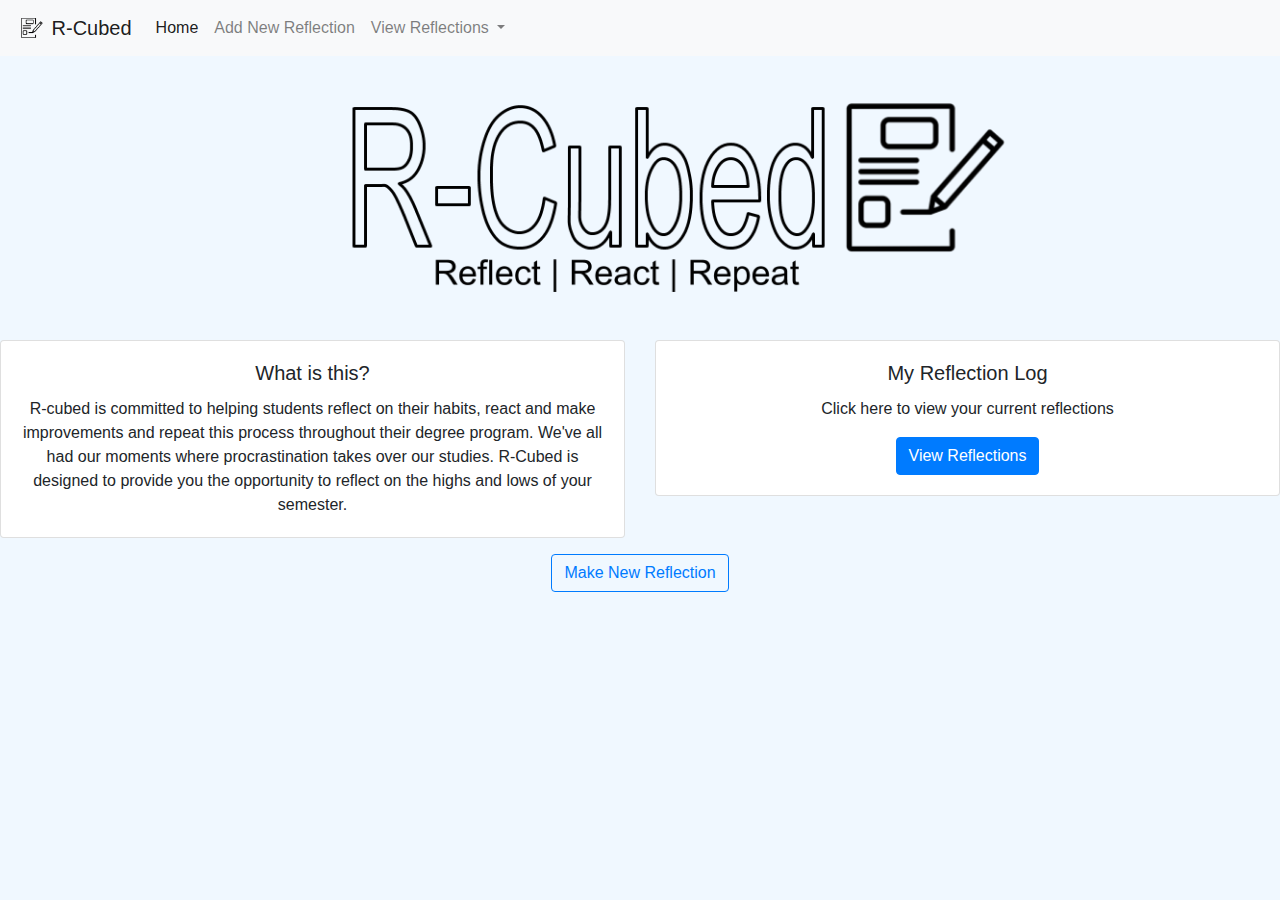
<file: index.html>
<!DOCTYPE html>
<html>

<head>
	<meta charset="utf-8">
	<meta name="viewport" content="width=device-width">
	<title>repl.it</title>


	<!-- Bootstrap CSS -->
	<link rel="stylesheet" href="https://maxcdn.bootstrapcdn.com/bootstrap/4.0.0/css/bootstrap.min.css" integrity="sha384-Gn5384xqQ1aoWXA+058RXPxPg6fy4IWvTNh0E263XmFcJlSAwiGgFAW/dAiS6JXm"
	 crossorigin="anonymous">

  <!-- Designed for the fade-in animation-->
  <link rel="stylesheet" href="index.css">

</head>

<body>


	<nav class="navbar navbar-expand-lg navbar-light bg-light">
  <a class="navbar-brand" href="index.html">
    <img src="Notes.png" width="30" height="30" class="d-inline-block align-top" alt="">
    R-Cubed
  </a>
  <button class="navbar-toggler" type="button" data-toggle="collapse" data-target="#navbarNavDropdown" aria-controls="navbarNavDropdown" aria-expanded="false" aria-label="Toggle navigation">
    <span class="navbar-toggler-icon"></span>
  </button>
  <div class="collapse navbar-collapse" id="navbarNavDropdown">
    <ul class="navbar-nav">
      <li class="nav-item active">
        <a class="nav-link" href="index.html">Home <span class="sr-only"></span></a>
      </li>
      <li class="nav-item">
        <a class="nav-link" href="Schedule_Input.html">Add New Reflection</a>
      </li>
     
      <li class="nav-item dropdown">
        <a class="nav-link dropdown-toggle" href="#" id="navbarDropdownMenuLink" data-toggle="dropdown" aria-haspopup="true" aria-expanded="false">
          View Reflections
        </a>
        <div class="dropdown-menu" aria-labelledby="navbarDropdownMenuLink">
          <a class="dropdown-item" href="View_Reflections.html">Overall</a>
          <a class="dropdown-item" href="View_Class.html">By Class</a>
          <a class="dropdown-item" href="View_Semester_Reflection.html">By Semester</a>
        </div>
      </li>
    </ul>
  </div>
</nav>




  <!-- Fade-In Animation -->
	<div class="fade-in">
		<center><img src="rcubed.png" width = "1000" height = "1000" class="img-fluid" alt="Responsive image"></center>
  </div>



<center><div class="row" >
  <div class="col-sm-6">
    <div class="card">
      <div class="card-body" width = "200">
        <h5 class="card-title">What is this?</h5>
        <p class="card-text">R-cubed is committed to helping students reflect on their habits, react and make improvements and repeat this process throughout their degree program. We've all had our moments where procrastination takes over our studies. R-Cubed is designed to provide you the opportunity to reflect on the highs and lows of your semester.</p>
      </div>

    </div>
  </div>
  <div class="col-sm-6">
    <div class="card" >
      <div class="card-body">
        <h5 class="card-title">My Reflection Log</h5>
        <p class="card-text">Click here to view your current reflections </p>
        <a href="View_Reflections.html" class="btn btn-primary">View Reflections</a>
      </div>
    </div>
  </div>
</div>
</center>




<p></p>
    
 <center><a class="btn btn-outline-primary" href="Schedule_Input.html" role="button">Make New Reflection</a></center>

 

<!-- Bootstrap JavaScript  -->
<script src="https://code.jquery.com/jquery-3.2.1.slim.min.js" integrity="sha384-KJ3o2DKtIkvYIK3UENzmM7KCkRr/rE9/Qpg6aAZGJwFDMVNA/GpGFF93hXpG5KkN" crossorigin="anonymous"></script>
<script src="https://cdnjs.cloudflare.com/ajax/libs/popper.js/1.12.9/umd/popper.min.js" integrity="sha384-ApNbgh9B+Y1QKtv3Rn7W3mgPxhU9K/ScQsAP7hUibX39j7fakFPskvXusvfa0b4Q" crossorigin="anonymous"></script>
<script src="https://maxcdn.bootstrapcdn.com/bootstrap/4.0.0/js/bootstrap.min.js" integrity="sha384-JZR6Spejh4U02d8jOt6vLEHfe/JQGiRRSQQxSfFWpi1MquVdAyjUar5+76PVCmYl" crossorigin="anonymous"></script>
  </body>
</html>
</file>
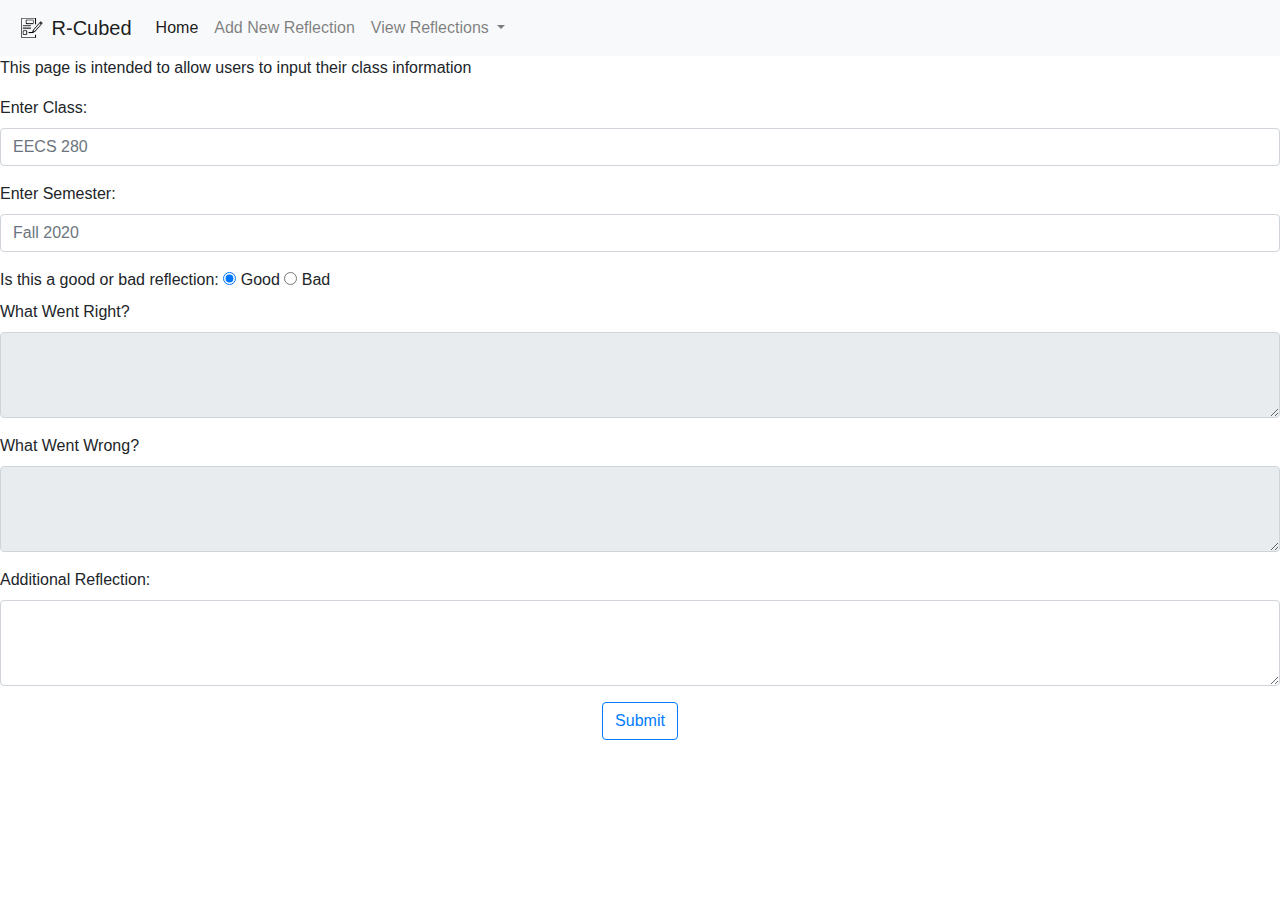
<file: Schedule_Input.html>
<!DOCTYPE html>
<html>
 <head>
   <meta charset="utf-8">
   <meta name="viewport" content="width=device-width">
   <title>repl.it</title>
  
   <!-- Bootstrap CSS -->
   <link rel="stylesheet" href="https://maxcdn.bootstrapcdn.com/bootstrap/4.0.0/css/bootstrap.min.css" integrity="sha384-Gn5384xqQ1aoWXA+058RXPxPg6fy4IWvTNh0E263XmFcJlSAwiGgFAW/dAiS6JXm" crossorigin="anonymous">
 
 </head>
  <body>
 
 <nav class="navbar navbar-expand-lg navbar-light bg-light">
 <a class="navbar-brand" href="index.html">
   <img src="Notes.png" width="30" height="30" class="d-inline-block align-top" alt="">
   R-Cubed
 </a>
 <button class="navbar-toggler" type="button" data-toggle="collapse" data-target="#navbarNavDropdown" aria-controls="navbarNavDropdown" aria-expanded="false" aria-label="Toggle navigation">
   <span class="navbar-toggler-icon"></span>
 </button>
 <div class="collapse navbar-collapse" id="navbarNavDropdown">
   <ul class="navbar-nav">
     <li class="nav-item active">
       <a class="nav-link" href="index.html">Home <span class="sr-only"></span></a>
     </li>
     <li class="nav-item">
       <a class="nav-link" href="Schedule_Input.html">Add New Reflection</a>
     </li>
   
     <li class="nav-item dropdown">
       <a class="nav-link dropdown-toggle" href="#" id="navbarDropdownMenuLink" data-toggle="dropdown" aria-haspopup="true" aria-expanded="false">
         View Reflections
       </a>
       <div class="dropdown-menu" aria-labelledby="navbarDropdownMenuLink">
         <a class="dropdown-item" href="View_Reflections.html">Overall</a>
         <a class="dropdown-item" href="View_Class.html">By Class</a>
         <a class="dropdown-item" href="View_Specific_Reflection.html">By Semester</a>
       </div>
     </li>
   </ul>
 </div>
</nav>
  
   <p>This page is intended to allow users to input their class information </p>
 
 <form>
 <div class="form-group">
   <label for="class">Enter Class:</label>
   <input type="text" class="form-control" id="class" placeholder="EECS 280" required>
 </div>
  <div class="form-group">
   <label for="semester">Enter Semester:</label>
   <input type="text" class="form-control" id="semester" placeholder = "Fall 2020" required>
 </div>
 <label>Is this a good or bad reflection:   </label>

<script type="text/javascript">
function handleClick(myRadio) {
	if(myRadio.value== "true")
	{
	document.getElementById("wrong").disabled = false;
  document.getElementById("right").disabled = true;
	}
  
	else
	{
  document.getElementById("wrong").disabled = true;
  document.getElementById("right").disabled = false;
	}
}
</script>




<input type="radio" name="radSize" id="generic_test" value="false" checked="checked" onclick="handleClick(this);"/>
<label for="generic_test">Good</label>

<input type="radio" name="radSize" id="project_test" value="true" onclick="handleClick(this);" />
<label for="project_test">Bad</label>





 <div class="form-group">
   <label for="good">What Went Right?</label>
   <textarea disabled="disabled" id="right" class="form-control" id="good" rows="3"></textarea>
 </div>
 
 
 <div class="form-group">
   <label for="bad">What Went Wrong?</label>
   <textarea disabled="disabled" id="wrong" class="form-control"  rows="3"></textarea>
 </div>

  <div class="form-group">
   <label for="future">Additional Reflection:</label>
   <textarea class="form-control" id="future" rows="3"></textarea>
 </div>
 
 
 

 
 
<!-- Bootstrap JavaScript  -->
<script>
       let reflections = [];
       // example {id:1592304983049, title: 'Deadpool', year: 2015}
       const addReflection = (ev)=>{
           ev.preventDefault();  //to stop the form submitting
           let reflection = {
               class: document.getElementById('class').value,
               semester: document.getElementById('semester').value,
               good: document.getElementById('good').value,
               bad: document.getElementById('bad').value,
               future: document.getElementById('future').value,
           }
           reflections.push(reflection);
           document.forms[0].reset(); // to clear the form for the next entries
           //document.querySelector('form').reset();
 
           //for display purposes only
           console.warn('added' , {reflections} );
           let pre = document.querySelector('#msg pre');
           pre.textContent = '\n' + JSON.stringify(reflections, '\t', 2);
 
          
           //saving to localStorage
           localStorage.setItem('MyReflectionLog', JSON.stringify(reflections) );
       }
       document.addEventListener('DOMContentLoaded', ()=>{
           document.getElementById('btn').addEventListener('click', addReflection);
       });
   </script>
 
<center><a class="btn btn-outline-primary" href="View_Reflections.html" role="button">Submit </a></center>
 
<script src="https://code.jquery.com/jquery-3.2.1.slim.min.js" integrity="sha384-KJ3o2DKtIkvYIK3UENzmM7KCkRr/rE9/Qpg6aAZGJwFDMVNA/GpGFF93hXpG5KkN" crossorigin="anonymous"></script>
<script src="https://cdnjs.cloudflare.com/ajax/libs/popper.js/1.12.9/umd/popper.min.js" integrity="sha384-ApNbgh9B+Y1QKtv3Rn7W3mgPxhU9K/ScQsAP7hUibX39j7fakFPskvXusvfa0b4Q" crossorigin="anonymous"></script>
<script src="https://maxcdn.bootstrapcdn.com/bootstrap/4.0.0/js/bootstrap.min.js" integrity="sha384-JZR6Spejh4U02d8jOt6vLEHfe/JQGiRRSQQxSfFWpi1MquVdAyjUar5+76PVCmYl" crossorigin="anonymous"></script>
 </body>
 
 </html>
</file>
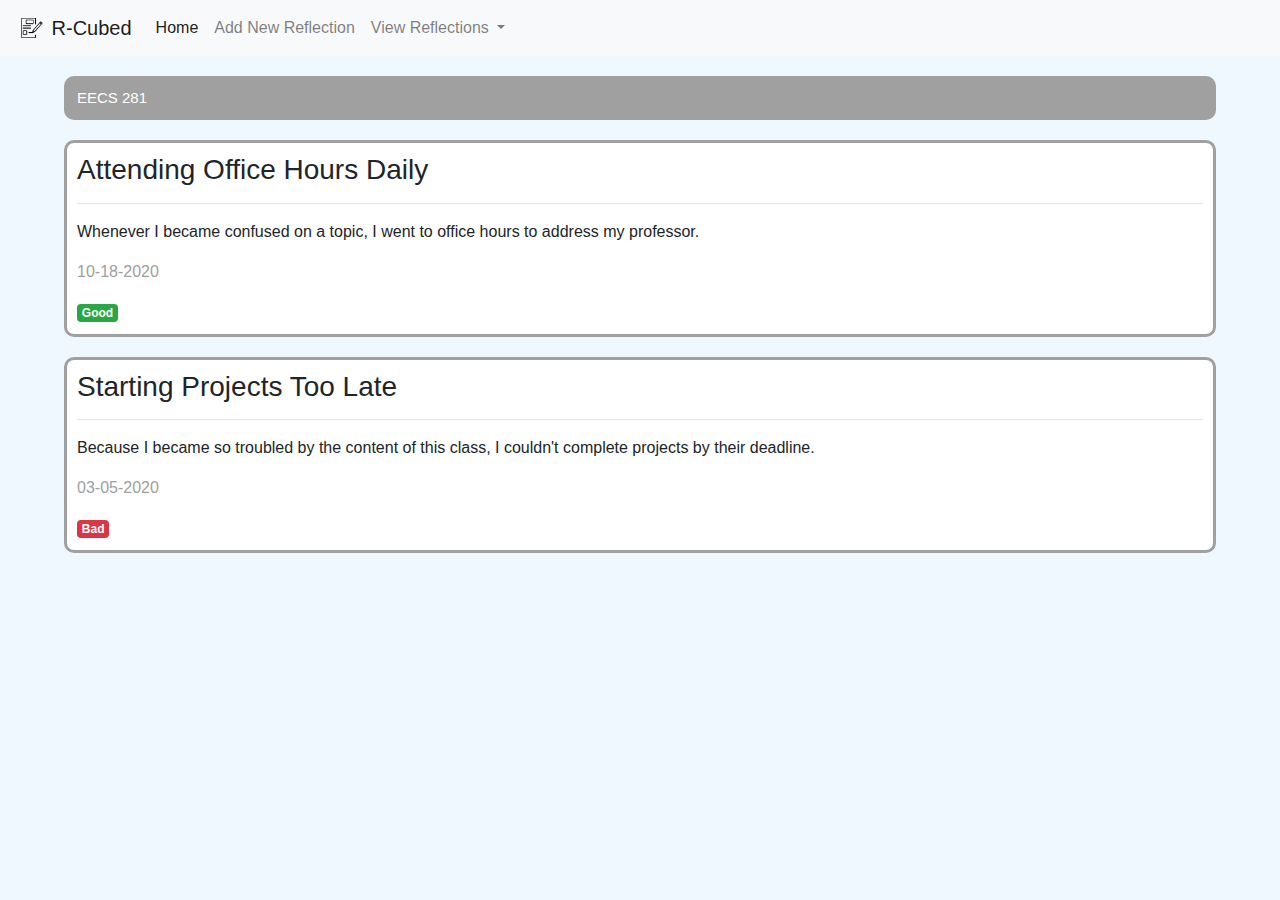
<file: View_Class.html>
<!DOCTYPE html>
<html>

<head>
	<meta charset="utf-8">
	<meta name="viewport" content="width=device-width">
	<title>repl.it</title>

	<!-- Bootstrap CSS -->
	<link rel="stylesheet" href="https://maxcdn.bootstrapcdn.com/bootstrap/4.0.0/css/bootstrap.min.css" integrity="sha384-Gn5384xqQ1aoWXA+058RXPxPg6fy4IWvTNh0E263XmFcJlSAwiGgFAW/dAiS6JXm"
	 crossorigin="anonymous">
 
 <link rel="stylesheet" href="Reflection.css">

</head>

<body>
<nav class="navbar navbar-expand-lg navbar-light bg-light">
  <a class="navbar-brand" href="index.html">
    <img src="Notes.png" width="30" height="30" class="d-inline-block align-top" alt="">
    R-Cubed
  </a>
  <button class="navbar-toggler" type="button" data-toggle="collapse" data-target="#navbarNavDropdown" aria-controls="navbarNavDropdown" aria-expanded="false" aria-label="Toggle navigation">
    <span class="navbar-toggler-icon"></span>
  </button>
  <div class="collapse navbar-collapse" id="navbarNavDropdown">
    <ul class="navbar-nav">
      <li class="nav-item active">
        <a class="nav-link" href="index.html">Home <span class="sr-only"></span></a>
      </li>
      <li class="nav-item">
        <a class="nav-link" href="Schedule_Input.html">Add New Reflection</a>
      </li>
     
      <li class="nav-item dropdown">
        <a class="nav-link dropdown-toggle" href="#" id="navbarDropdownMenuLink" data-toggle="dropdown" aria-haspopup="true" aria-expanded="false">
          View Reflections
        </a>
        <div class="dropdown-menu" aria-labelledby="navbarDropdownMenuLink">
          <a class="dropdown-item" href="View_Reflections.html">Overall</a>
          <a class="dropdown-item" href="View_Class.html">By Class</a>
          <a class="dropdown-item" href="View_Semester_Reflection.html">By Semester</a>
        </div>
      </li>
    </ul>
  </div>
</nav>

<h5>EECS 281</h5>

   <article>
        <h3>Attending Office Hours Daily</h3>
        <hr />
        <p>Whenever I became confused on a topic, I went to office hours to address my professor.  </p>
        <p class="date">10-18-2020</p>
        <span class="badge badge-success">Good</span>
</article>
  

  <article>
        <h3>Starting Projects Too Late</h3>
        <hr />
        <p>Because I became so troubled by the content of this class, I couldn't complete projects by their deadline.  </p>
        <p class="date">03-05-2020</p>
        <span class="badge badge-danger">Bad</span>
  </article>

  


    
       



<!-- Bootstrap JavaScript  -->
<script src="https://code.jquery.com/jquery-3.2.1.slim.min.js" integrity="sha384-KJ3o2DKtIkvYIK3UENzmM7KCkRr/rE9/Qpg6aAZGJwFDMVNA/GpGFF93hXpG5KkN" crossorigin="anonymous"></script>
<script src="https://cdnjs.cloudflare.com/ajax/libs/popper.js/1.12.9/umd/popper.min.js" integrity="sha384-ApNbgh9B+Y1QKtv3Rn7W3mgPxhU9K/ScQsAP7hUibX39j7fakFPskvXusvfa0b4Q" crossorigin="anonymous"></script>
<script src="https://maxcdn.bootstrapcdn.com/bootstrap/4.0.0/js/bootstrap.min.js" integrity="sha384-JZR6Spejh4U02d8jOt6vLEHfe/JQGiRRSQQxSfFWpi1MquVdAyjUar5+76PVCmYl" crossorigin="anonymous"></script>
</body>

</html>
</file>
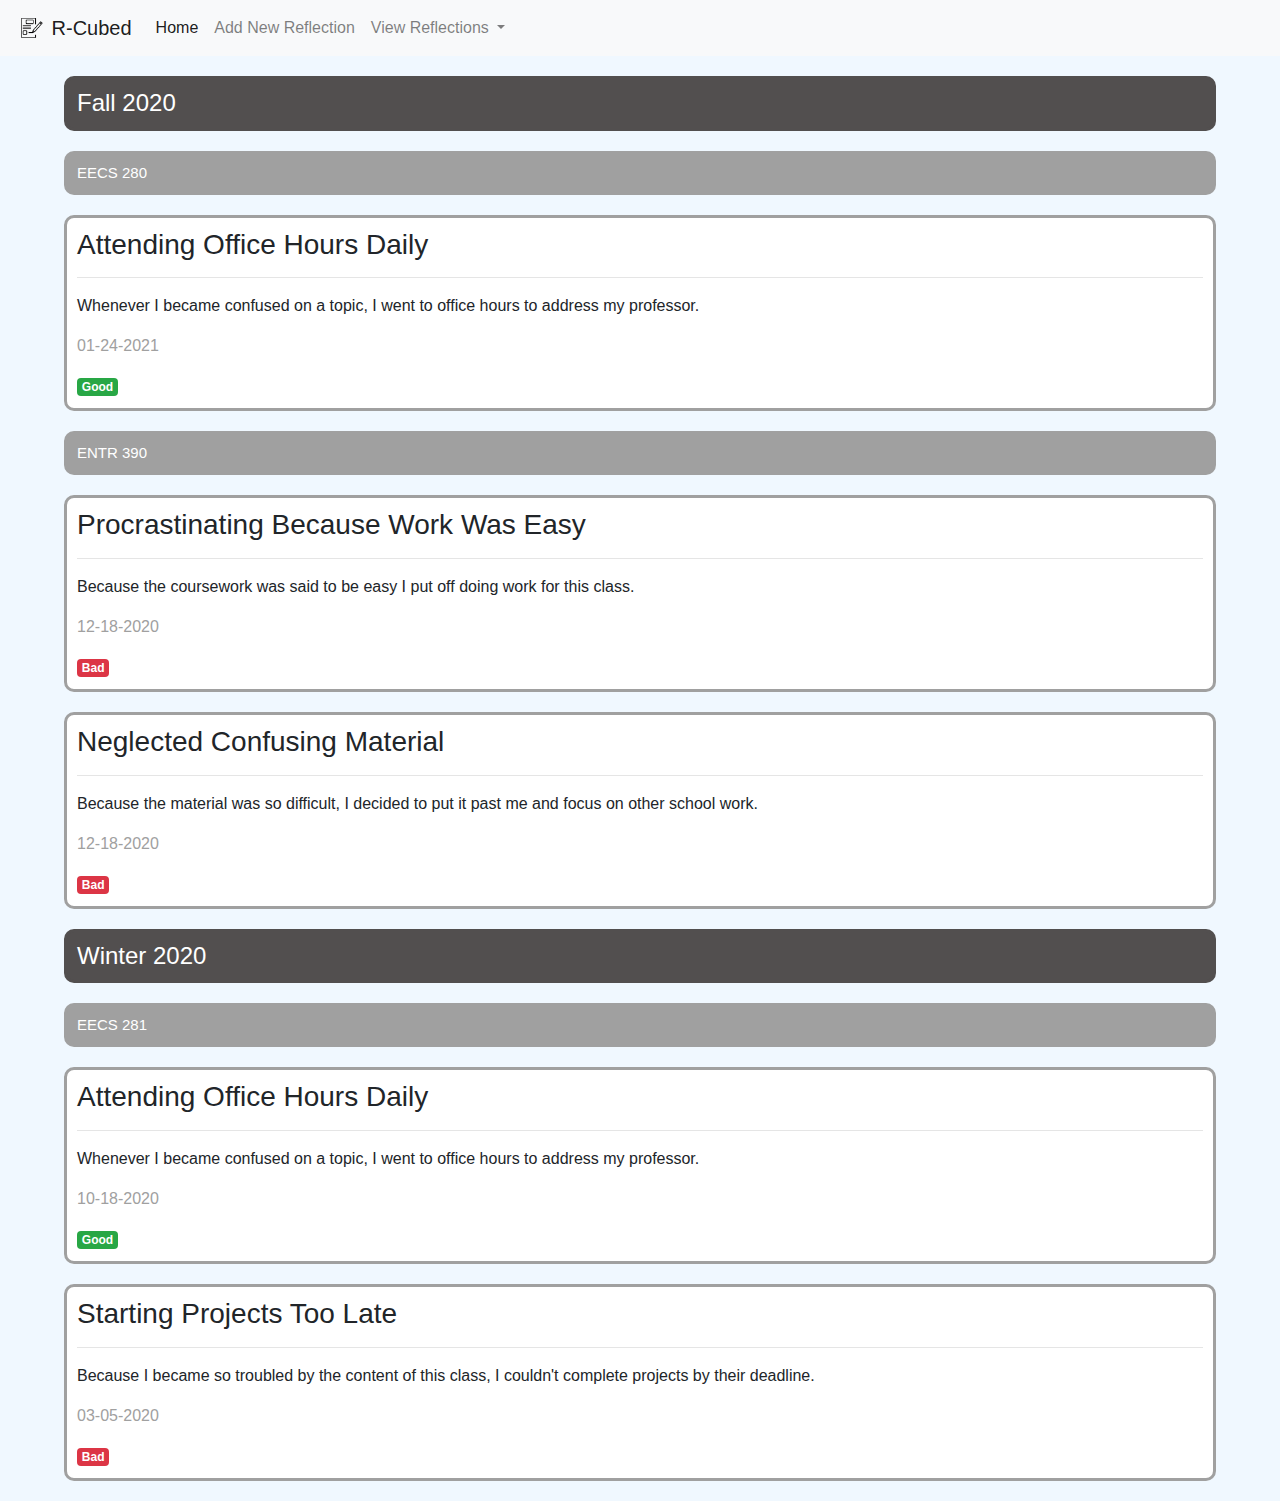
<file: View_Reflections.html>
<!DOCTYPE html>
<html>

<head>
	<meta charset="utf-8">
	<meta name="viewport" content="width=device-width">
	<title>repl.it</title>


	<!-- Bootstrap CSS -->
	<link rel="stylesheet" href="https://maxcdn.bootstrapcdn.com/bootstrap/4.0.0/css/bootstrap.min.css" integrity="sha384-Gn5384xqQ1aoWXA+058RXPxPg6fy4IWvTNh0E263XmFcJlSAwiGgFAW/dAiS6JXm"
	 crossorigin="anonymous">
 
 <link rel="stylesheet" href="Reflection.css">

</head>

<body>
<nav class="navbar navbar-expand-lg navbar-light bg-light">
  <a class="navbar-brand" href="index.html">
    <img src="Notes.png" width="30" height="30" class="d-inline-block align-top" alt="">
    R-Cubed
  </a>
  <button class="navbar-toggler" type="button" data-toggle="collapse" data-target="#navbarNavDropdown" aria-controls="navbarNavDropdown" aria-expanded="false" aria-label="Toggle navigation">
    <span class="navbar-toggler-icon"></span>
  </button>
  <div class="collapse navbar-collapse" id="navbarNavDropdown">
    <ul class="navbar-nav">
      <li class="nav-item active">
        <a class="nav-link" href="index.html">Home <span class="sr-only"></span></a>
      </li>
      <li class="nav-item">
        <a class="nav-link" href="Schedule_Input.html">Add New Reflection</a>
      </li>
     
      <li class="nav-item dropdown">
        <a class="nav-link dropdown-toggle" href="#" id="navbarDropdownMenuLink" data-toggle="dropdown" aria-haspopup="true" aria-expanded="false">
          View Reflections
        </a>
        <div class="dropdown-menu" aria-labelledby="navbarDropdownMenuLink">
          <a class="dropdown-item" href="View_Reflections.html">Overall</a>
          <a class="dropdown-item" href="View_Class.html">By Class</a>
          <a class="dropdown-item" href="View_Semester_Reflection.html">By Semester</a>
        </div>
      </li>
    </ul>
  </div>
</nav>

<h4>Fall 2020</h4>

<h5>EECS 280</h5>
 <article>
        <h3>Attending Office Hours Daily</h3>
        <hr />
        <p>Whenever I became confused on a topic, I went to office hours to address my professor.  </p>
        <p class="date">01-24-2021</p>
        <span class="badge badge-success">Good</span>
  </article>

<h5>ENTR 390</h5>

  <article>
        <h3>Procrastinating Because Work Was Easy</h3>
        <hr />
        <p>Because the coursework was said to be easy I put off doing work for this class.  </p>
        <p class="date">12-18-2020</p>
        <span class="badge badge-danger">Bad</span>
  </article>

  <article>
        <h3>Neglected Confusing Material </h3>
        <hr />
        <p>Because the material was so difficult, I decided to put it past me and focus on other school work.  </p>
        <p class="date">12-18-2020</p>
        <span class="badge badge-danger">Bad</span>
  </article>

<h4>Winter 2020</h4>

<h5>EECS 281</h5>



   <article>
        <h3>Attending Office Hours Daily</h3>
        <hr />
        <p>Whenever I became confused on a topic, I went to office hours to address my professor.  </p>
        <p class="date">10-18-2020</p>
        <span class="badge badge-success">Good</span>
</article>
  

  <article>
        <h3>Starting Projects Too Late</h3>
        <hr />
        <p>Because I became so troubled by the content of this class, I couldn't complete projects by their deadline.  </p>
        <p class="date">03-05-2020</p>
        <span class="badge badge-danger">Bad</span>
  </article>

    
    
       



<!-- Bootstrap JavaScript  -->
<script src="https://code.jquery.com/jquery-3.2.1.slim.min.js" integrity="sha384-KJ3o2DKtIkvYIK3UENzmM7KCkRr/rE9/Qpg6aAZGJwFDMVNA/GpGFF93hXpG5KkN" crossorigin="anonymous"></script>
<script src="https://cdnjs.cloudflare.com/ajax/libs/popper.js/1.12.9/umd/popper.min.js" integrity="sha384-ApNbgh9B+Y1QKtv3Rn7W3mgPxhU9K/ScQsAP7hUibX39j7fakFPskvXusvfa0b4Q" crossorigin="anonymous"></script>
<script src="https://maxcdn.bootstrapcdn.com/bootstrap/4.0.0/js/bootstrap.min.js" integrity="sha384-JZR6Spejh4U02d8jOt6vLEHfe/JQGiRRSQQxSfFWpi1MquVdAyjUar5+76PVCmYl" crossorigin="anonymous"></script>
</body>

</html>
</file>
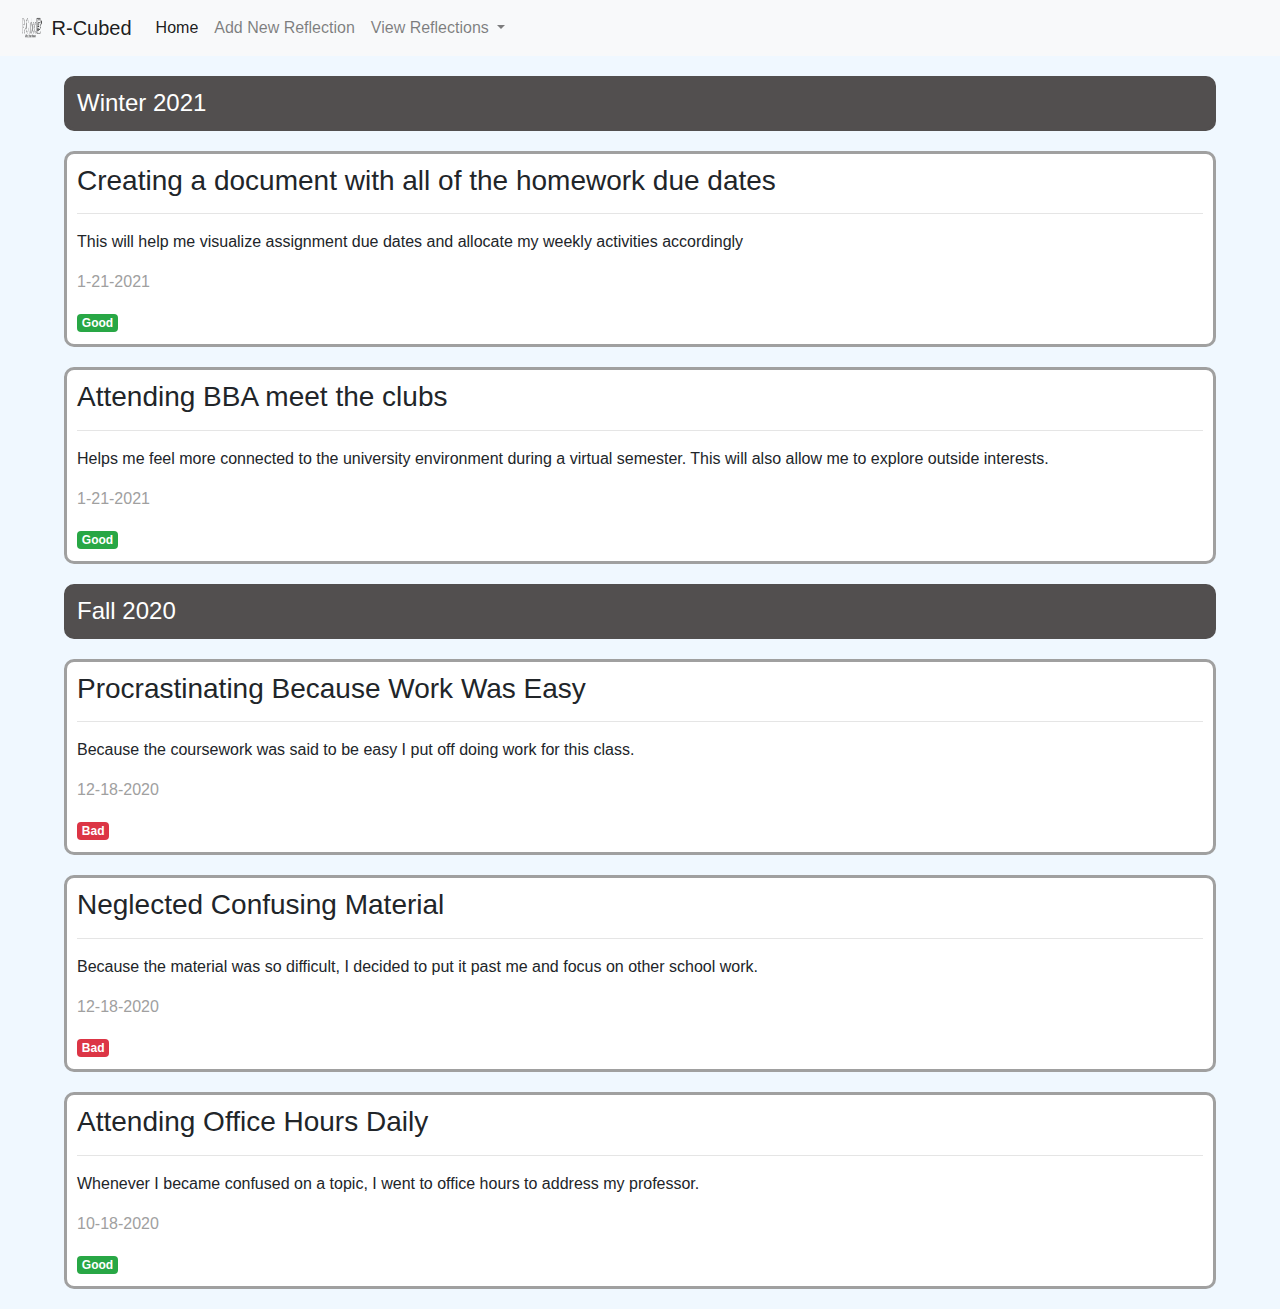
<file: View_Semester_Reflection.html>
<!DOCTYPE html>
<html>

<head>
	<meta charset="utf-8">
	<meta name="viewport" content="width=device-width">
	<title>repl.it</title>


	<!-- Bootstrap CSS -->
	<link rel="stylesheet" href="https://maxcdn.bootstrapcdn.com/bootstrap/4.0.0/css/bootstrap.min.css" integrity="sha384-Gn5384xqQ1aoWXA+058RXPxPg6fy4IWvTNh0E263XmFcJlSAwiGgFAW/dAiS6JXm"
	 crossorigin="anonymous">
 
 <link rel="stylesheet" href="Reflection.css">
 
</head>

<body>
<nav class="navbar navbar-expand-lg navbar-light bg-light">
  <a class="navbar-brand" href="index.html">
    <img src="rcubed.png" width="30" height="30" class="d-inline-block align-top" alt="">
    R-Cubed
  </a>
  <button class="navbar-toggler" type="button" data-toggle="collapse" data-target="#navbarNavDropdown" aria-controls="navbarNavDropdown" aria-expanded="false" aria-label="Toggle navigation">
    <span class="navbar-toggler-icon"></span>
  </button>
  <div class="collapse navbar-collapse" id="navbarNavDropdown">
    <ul class="navbar-nav">
      <li class="nav-item active">
        <a class="nav-link" href="index.html">Home <span class="sr-only"></span></a>
      </li>
      <li class="nav-item">
        <a class="nav-link" href="Schedule_Input.html">Add New Reflection</a>
      </li>
     
      <li class="nav-item dropdown">
        <a class="nav-link dropdown-toggle" href="#" id="navbarDropdownMenuLink" data-toggle="dropdown" aria-haspopup="true" aria-expanded="false">
          View Reflections
        </a>
        <div class="dropdown-menu" aria-labelledby="navbarDropdownMenuLink">
          <a class="dropdown-item" href="View_Reflections.html">Overall</a>
          <a class="dropdown-item" href="View_Class.html">By Class</a>
          <a class="dropdown-item" href="View_Semester_Reflection.html">By Semester</a>
        </div>
      </li>
    </ul>
  </div>
</nav>

<h4>Winter 2021</h4>
<article>
        <h3>Creating a document with all of the homework due dates</h3>
        <hr />
        <p>This will help me visualize assignment due dates and allocate my weekly activities accordingly </p>
        <p class="date">1-21-2021</p>
        <span class="badge badge-success">Good</span>
  </article>

<article>
        <h3>Attending BBA meet the clubs</h3>
        <hr />
        <p>Helps me feel more connected to the university environment during a virtual semester. This will also allow me to explore outside interests. </p>
        <p class="date">1-21-2021</p>
        <span class="badge badge-success">Good</span>
  </article>

<h4>Fall 2020</h4>

<article>
        <h3>Procrastinating Because Work Was Easy</h3>
        <hr />
        <p>Because the coursework was said to be easy I put off doing work for this class.  </p>
        <p class="date">12-18-2020</p>
        <span class="badge badge-danger">Bad</span>
  </article>

  <article>
        <h3>Neglected Confusing Material </h3>
        <hr />
        <p>Because the material was so difficult, I decided to put it past me and focus on other school work.  </p>
        <p class="date">12-18-2020</p>
        <span class="badge badge-danger">Bad</span>
  </article>

  <article>
        <h3>Attending Office Hours Daily</h3>
        <hr />
        <p>Whenever I became confused on a topic, I went to office hours to address my professor.  </p>
        <p class="date">10-18-2020</p>
        <span class="badge badge-success">Good</span>
</article>




  
  <!-- Bootstrap JavaScript  -->
<script src="https://code.jquery.com/jquery-3.2.1.slim.min.js" integrity="sha384-KJ3o2DKtIkvYIK3UENzmM7KCkRr/rE9/Qpg6aAZGJwFDMVNA/GpGFF93hXpG5KkN" crossorigin="anonymous"></script>
<script src="https://cdnjs.cloudflare.com/ajax/libs/popper.js/1.12.9/umd/popper.min.js" integrity="sha384-ApNbgh9B+Y1QKtv3Rn7W3mgPxhU9K/ScQsAP7hUibX39j7fakFPskvXusvfa0b4Q" crossorigin="anonymous"></script>
<script src="https://maxcdn.bootstrapcdn.com/bootstrap/4.0.0/js/bootstrap.min.js" integrity="sha384-JZR6Spejh4U02d8jOt6vLEHfe/JQGiRRSQQxSfFWpi1MquVdAyjUar5+76PVCmYl" crossorigin="anonymous"></script>
</body>

</html>
</file>
<file: index.css>
.fade-in {
  animation: fadeIn ease 8s;
  -webkit-animation: fadeIn ease 8s;
  -moz-animation: fadeIn ease 8s;
  -o-animation: fadeIn ease 8s;
  -ms-animation: fadeIn ease 8s;
}
@keyframes fadeIn {
  0% {
    opacity:0;
  }
  100% {
    opacity:1;
  }
}

@-moz-keyframes fadeIn {
  0% {
    opacity:0;
  }
  100% {
    opacity:1;
  }
}

@-webkit-keyframes fadeIn {
  0% {
    opacity:0;
  }
  100% {
    opacity:1;
  }
}

@-o-keyframes fadeIn {
  0% {
    opacity:0;
  }
  100% {
    opacity:1;
  }
}

@-ms-keyframes fadeIn {
  0% {
    opacity:0;
  }
  100% {
    opacity:1;
}
}

body{
  background-color: aliceblue
}
</file>
<file: Reflection.css>
body {
  margin: 0;
  padding: 0;
  background: aliceblue;
	
}
h4{
  background: #524f4f;
  color: white;
  border: 3px solid  #524f4f;
  width: 90%;
  margin: 20px auto;
  border-radius: 10px;
  padding: 10px;
}

h5{
  background: #a0a0a0;
  color: white;
  border: 3px solid #a0a0a0;
  width: 90%;
  margin: 20px auto;
  border-radius: 10px;
  padding: 10px;
  font-size: 15px;
}

header {
  display: flex;
  align-items: center;
  background: #e7e7ff;
}

header img {
  width: 50px;
  background: white;
  border-radius: 5px;
  margin: 0 20px 0 40px;
}

article {
  background: white;
  border: 3px solid #a0a0a0;
  width: 90%;
  margin: 20px auto;
  border-radius: 10px;
  padding: 10px;
}

hr, article .date {
  color: #a0a0a0;
}
</file>
